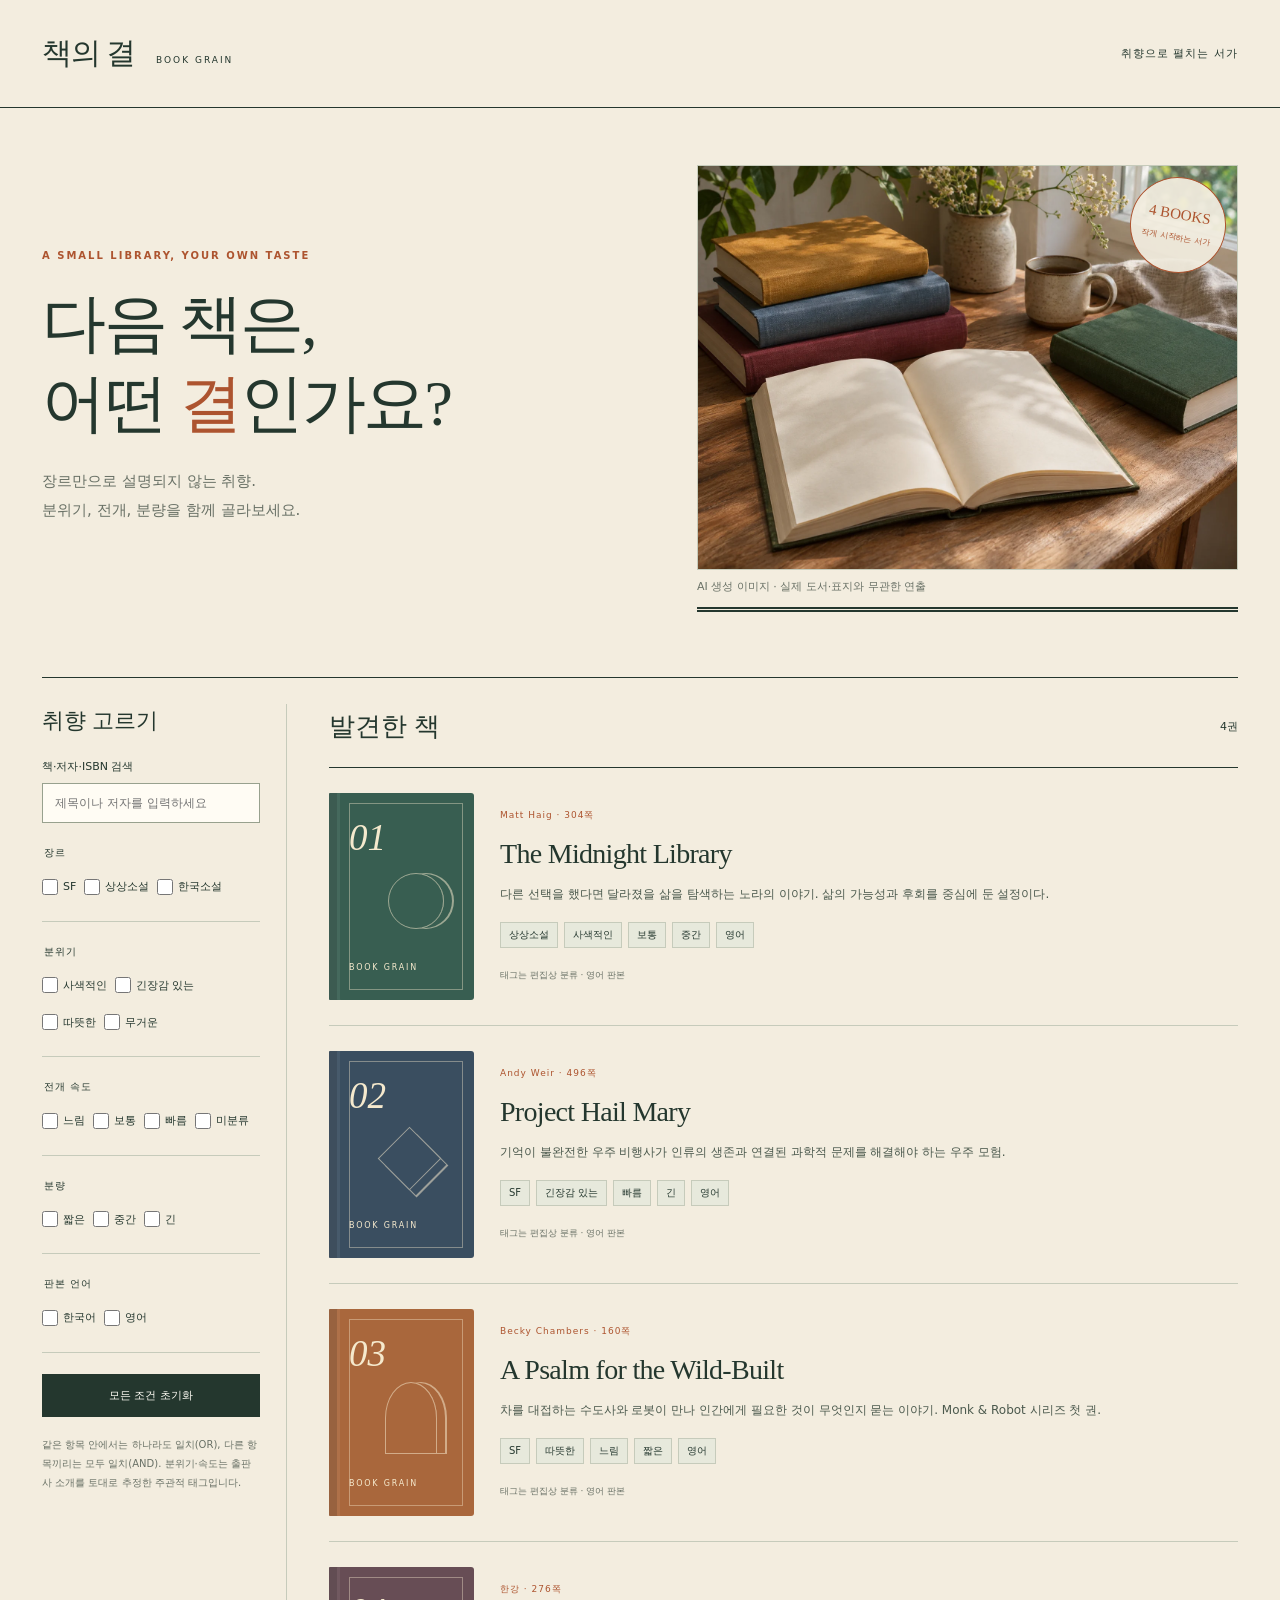
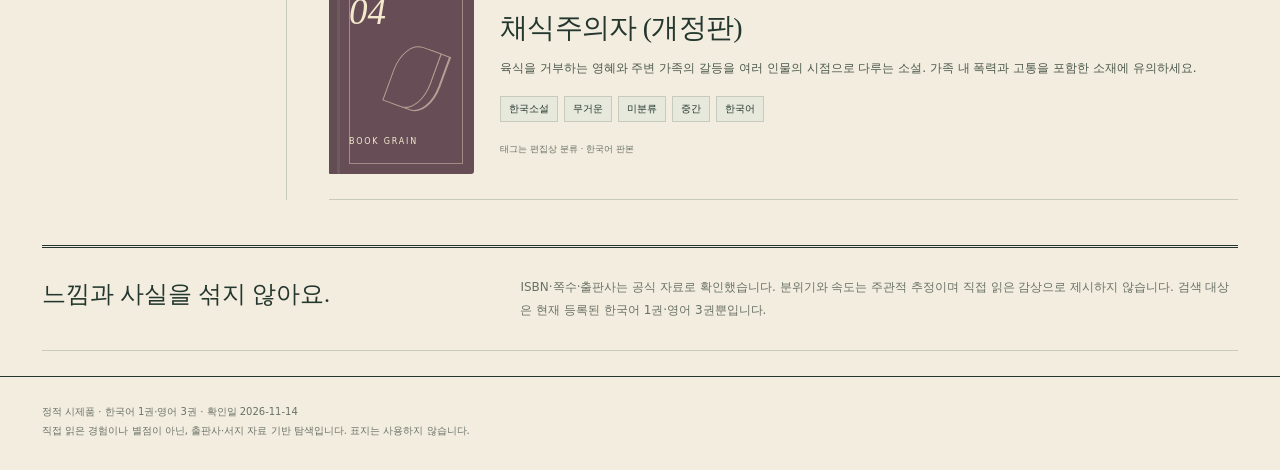
<file: index.html>
<!doctype html><html lang="ko"><head><meta charset="utf-8"><meta name="robots" content="noindex,nofollow"><meta name="viewport" content="width=device-width, initial-scale=1"><meta name="description" content="장르와 분위기를 함께 골라 찾는 작은 책 탐색 도서관. 공식 서지정보와 주관적 태그를 구분합니다."><title>취향으로 찾는 책 · 책의 결</title><link rel="stylesheet" href="./theme-v3.css"><link rel="stylesheet" href="./assets/hero-photo-v1.css"></head><body><a class="skip" href="#main">본문으로</a><header><a class="brand" href="./index.html">책의 결 <small>BOOK GRAIN</small></a><span>취향으로 펼치는 서가</span></header><main id="main"><section class="hero"><div class="hero-copy"><p class="eyebrow">A SMALL LIBRARY, YOUR OWN TASTE</p><h1>다음 책은,<br>어떤 <em>결</em>인가요?</h1><p class="lead">장르만으로 설명되지 않는 취향.<br>분위기, 전개, 분량을 함께 골라보세요.</p></div><div class="shelf-art"><figure class="ai-hero-photo"><img src="./assets/images/reading-desk-ai-v1.webp" alt="AI로 생성한, 글자 없는 천 표지 책과 빈 종이의 책이 놓인 독서 책상" width="1448" height="1086" decoding="async" fetchpriority="high"><figcaption>AI 생성 이미지 · 실제 도서·표지와 무관한 연출</figcaption></figure><svg class="theme-art" viewBox="0 0 420 260" aria-hidden="true" xmlns="http://www.w3.org/2000/svg"><g stroke="#f3eddf" stroke-width="1"><path d="M12 39h63v213H12z" fill="#385e51"/><path d="M21 51h44v187H21z" fill="none"/><path d="M81 77h49v175H81z" fill="#ad6e45"/><path d="M89 89h33v151H89z" fill="none"/><path d="M136 20h72v232h-72z" fill="#435b6b"/><path d="M146 33h52v205h-52z" fill="none"/><path d="m216 60 51-9 34 193-51 9z" fill="#72525c"/><path d="m225 72 34-6 29 168-34 6z" fill="none"/><path d="M306 108h47v144h-47z" fill="#808a67"/><path d="M315 119h29v121h-29z" fill="none"/></g><g fill="#f3eddf" font-family="Georgia,serif" font-size="19"><text x="30" y="93">01</text><text x="93" y="132">02</text><text x="159" y="74">03</text><text x="233" y="112" transform="rotate(-10 233 112)">04</text></g><g fill="none" stroke="#f3eddf" stroke-width="1"><circle cx="43" cy="155" r="14"/><path d="m105 169 10 13-10 13-10-13zM158 141h28v33h-28zM246 161l13-12 13 12-13 12zM329 168v35m-9-18h18"/></g><path d="M0 253h420" stroke="#24372e"/></svg><div class="seal">4 BOOKS<br><small>작게 시작하는 서가</small></div></div></section><section class="workspace"><aside><h2>취향 고르기</h2><label class="searchlabel" for="q">책·저자·ISBN 검색</label><input id="q" type="search" placeholder="제목이나 저자를 입력하세요"><fieldset><legend>장르</legend><label><input type="checkbox" value="SF" name="genre"><span>SF</span></label><label><input type="checkbox" value="상상소설" name="genre"><span>상상소설</span></label><label><input type="checkbox" value="한국소설" name="genre"><span>한국소설</span></label></fieldset><fieldset><legend>분위기</legend><label><input type="checkbox" value="사색적인" name="mood"><span>사색적인</span></label><label><input type="checkbox" value="긴장감 있는" name="mood"><span>긴장감 있는</span></label><label><input type="checkbox" value="따뜻한" name="mood"><span>따뜻한</span></label><label><input type="checkbox" value="무거운" name="mood"><span>무거운</span></label></fieldset><fieldset><legend>전개 속도</legend><label><input type="checkbox" value="느림" name="pace"><span>느림</span></label><label><input type="checkbox" value="보통" name="pace"><span>보통</span></label><label><input type="checkbox" value="빠름" name="pace"><span>빠름</span></label><label><input type="checkbox" value="미분류" name="pace"><span>미분류</span></label></fieldset><fieldset><legend>분량</legend><label><input type="checkbox" value="짧은" name="length"><span>짧은</span></label><label><input type="checkbox" value="중간" name="length"><span>중간</span></label><label><input type="checkbox" value="긴" name="length"><span>긴</span></label></fieldset><fieldset><legend>판본 언어</legend><label><input type="checkbox" value="한국어" name="language"><span>한국어</span></label><label><input type="checkbox" value="영어" name="language"><span>영어</span></label></fieldset><button id="reset" type="button">모든 조건 초기화</button><p class="hint">같은 항목 안에서는 하나라도 일치(OR), 다른 항목끼리는 모두 일치(AND). 분위기·속도는 출판사 소개를 토대로 추정한 주관적 태그입니다.</p></aside><section class="results" aria-label="도서 목록"><div class="resulthead"><h2>발견한 책</h2><p id="count" role="status" aria-live="polite">4권</p></div><div id="empty" hidden>조건에 맞는 책이 없습니다. 태그를 줄이거나 초기화해 보세요.</div><div class="grid"><article class="card" data-search="The Midnight Library Matt Haig 9780525559498 상상소설 사색적인 보통 중간 영어" data-tags="상상소설|사색적인|보통|중간|영어"><div class="art art0" aria-hidden="true"><span>01</span><i>BOOK GRAIN</i></div><div class="cardbody"><p class="eyebrow">Matt Haig · 304쪽</p><h2><a href="books/midnight/index.html">The Midnight Library</a></h2><p>다른 선택을 했다면 달라졌을 삶을 탐색하는 노라의 이야기. 삶의 가능성과 후회를 중심에 둔 설정이다.</p><div class="tags"><span>상상소설</span><span>사색적인</span><span>보통</span><span>중간</span><span>영어</span></div><small>태그는 편집상 분류 · 영어 판본</small></div></article><article class="card" data-search="Project Hail Mary Andy Weir 9781529157468 SF 긴장감 있는 빠름 긴 영어" data-tags="SF|긴장감 있는|빠름|긴|영어"><div class="art art1" aria-hidden="true"><span>02</span><i>BOOK GRAIN</i></div><div class="cardbody"><p class="eyebrow">Andy Weir · 496쪽</p><h2><a href="books/hail-mary/index.html">Project Hail Mary</a></h2><p>기억이 불완전한 우주 비행사가 인류의 생존과 연결된 과학적 문제를 해결해야 하는 우주 모험.</p><div class="tags"><span>SF</span><span>긴장감 있는</span><span>빠름</span><span>긴</span><span>영어</span></div><small>태그는 편집상 분류 · 영어 판본</small></div></article><article class="card" data-search="A Psalm for the Wild-Built Becky Chambers 9781250236210 SF 따뜻한 느림 짧은 영어" data-tags="SF|따뜻한|느림|짧은|영어"><div class="art art2" aria-hidden="true"><span>03</span><i>BOOK GRAIN</i></div><div class="cardbody"><p class="eyebrow">Becky Chambers · 160쪽</p><h2><a href="books/psalm/index.html">A Psalm for the Wild-Built</a></h2><p>차를 대접하는 수도사와 로봇이 만나 인간에게 필요한 것이 무엇인지 묻는 이야기. Monk & Robot 시리즈 첫 권.</p><div class="tags"><span>SF</span><span>따뜻한</span><span>느림</span><span>짧은</span><span>영어</span></div><small>태그는 편집상 분류 · 영어 판본</small></div></article><article class="card" data-search="채식주의자 (개정판) 한강 9788936434595 한국소설 무거운 미분류 중간 한국어" data-tags="한국소설|무거운|미분류|중간|한국어"><div class="art art3" aria-hidden="true"><span>04</span><i>BOOK GRAIN</i></div><div class="cardbody"><p class="eyebrow">한강 · 276쪽</p><h2><a href="books/vegetarian/index.html">채식주의자 (개정판)</a></h2><p>육식을 거부하는 영혜와 주변 가족의 갈등을 여러 인물의 시점으로 다루는 소설. 가족 내 폭력과 고통을 포함한 소재에 유의하세요.</p><div class="tags"><span>한국소설</span><span>무거운</span><span>미분류</span><span>중간</span><span>한국어</span></div><small>태그는 편집상 분류 · 한국어 판본</small></div></article></div></section></section><section class="note"><h2>느낌과 사실을 섞지 않아요.</h2><p>ISBN·쪽수·출판사는 공식 자료로 확인했습니다. 분위기와 속도는 주관적 추정이며 직접 읽은 감상으로 제시하지 않습니다. 검색 대상은 현재 등록된 한국어 1권·영어 3권뿐입니다.</p></section><noscript><p>자바스크립트가 꺼져 있어 필터는 작동하지 않습니다. 모든 책의 상세 링크는 이용할 수 있습니다.</p></noscript></main><footer>정적 시제품 · 한국어 1권·영어 3권 · 확인일 2026-11-14<br>직접 읽은 경험이나 별점이 아닌, 출판사·서지 자료 기반 탐색입니다. 표지는 사용하지 않습니다.</footer><script src="./app-v2.js" defer></script></body></html>
</file>
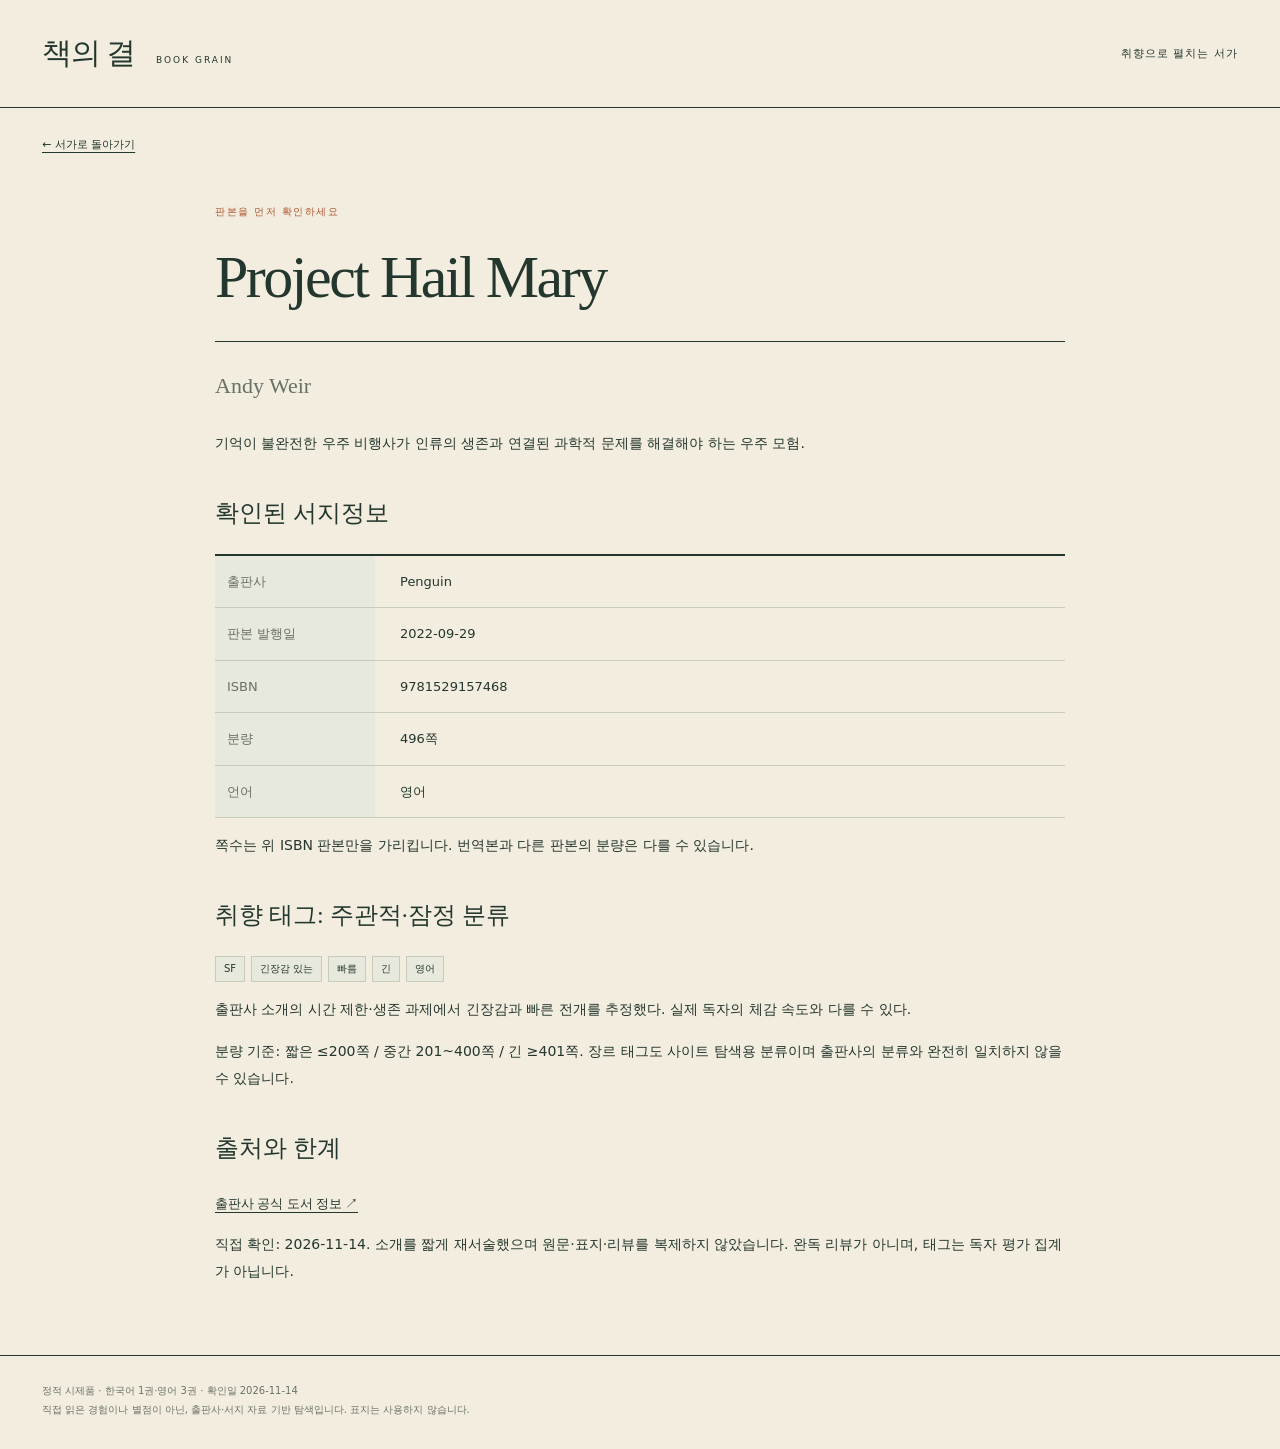
<file: books/hail-mary/index.html>
<!doctype html><html lang="ko"><head><meta charset="utf-8"><meta name="robots" content="noindex,nofollow"><meta name="viewport" content="width=device-width, initial-scale=1"><meta name="description" content="장르와 분위기를 함께 골라 찾는 작은 책 탐색 도서관. 공식 서지정보와 주관적 태그를 구분합니다."><title>Project Hail Mary · 책의 결</title><link rel="stylesheet" href="../../theme-v3.css"></head><body><a class="skip" href="#main">본문으로</a><header><a class="brand" href="../../index.html">책의 결 <small>BOOK GRAIN</small></a><span>취향으로 펼치는 서가</span></header><main id="main"><a href="../../index.html">← 서가로 돌아가기</a><section class="detail"><p class="eyebrow">판본을 먼저 확인하세요</p><h1>Project Hail Mary</h1><p class="lead">Andy Weir</p><p>기억이 불완전한 우주 비행사가 인류의 생존과 연결된 과학적 문제를 해결해야 하는 우주 모험.</p><h2>확인된 서지정보</h2><dl><dt>출판사</dt><dd>Penguin</dd><dt>판본 발행일</dt><dd>2022-09-29</dd><dt>ISBN</dt><dd>9781529157468</dd><dt>분량</dt><dd>496쪽</dd><dt>언어</dt><dd>영어</dd></dl><p>쪽수는 위 ISBN 판본만을 가리킵니다. 번역본과 다른 판본의 분량은 다를 수 있습니다.</p><h2>취향 태그: 주관적·잠정 분류</h2><div class="tags"><span>SF</span><span>긴장감 있는</span><span>빠름</span><span>긴</span><span>영어</span></div><p>출판사 소개의 시간 제한·생존 과제에서 긴장감과 빠른 전개를 추정했다. 실제 독자의 체감 속도와 다를 수 있다.</p><p>분량 기준: 짧은 ≤200쪽 / 중간 201~400쪽 / 긴 ≥401쪽. 장르 태그도 사이트 탐색용 분류이며 출판사의 분류와 완전히 일치하지 않을 수 있습니다.</p><h2>출처와 한계</h2><a href="https://www.penguin.co.uk/books/440237/project-hail-mary-by-weir-andy/9781529157468" rel="noreferrer">출판사 공식 도서 정보 ↗</a><p>직접 확인: 2026-11-14. 소개를 짧게 재서술했으며 원문·표지·리뷰를 복제하지 않았습니다. 완독 리뷰가 아니며, 태그는 독자 평가 집계가 아닙니다.</p></section></main><footer>정적 시제품 · 한국어 1권·영어 3권 · 확인일 2026-11-14<br>직접 읽은 경험이나 별점이 아닌, 출판사·서지 자료 기반 탐색입니다. 표지는 사용하지 않습니다.</footer></body></html>
</file>
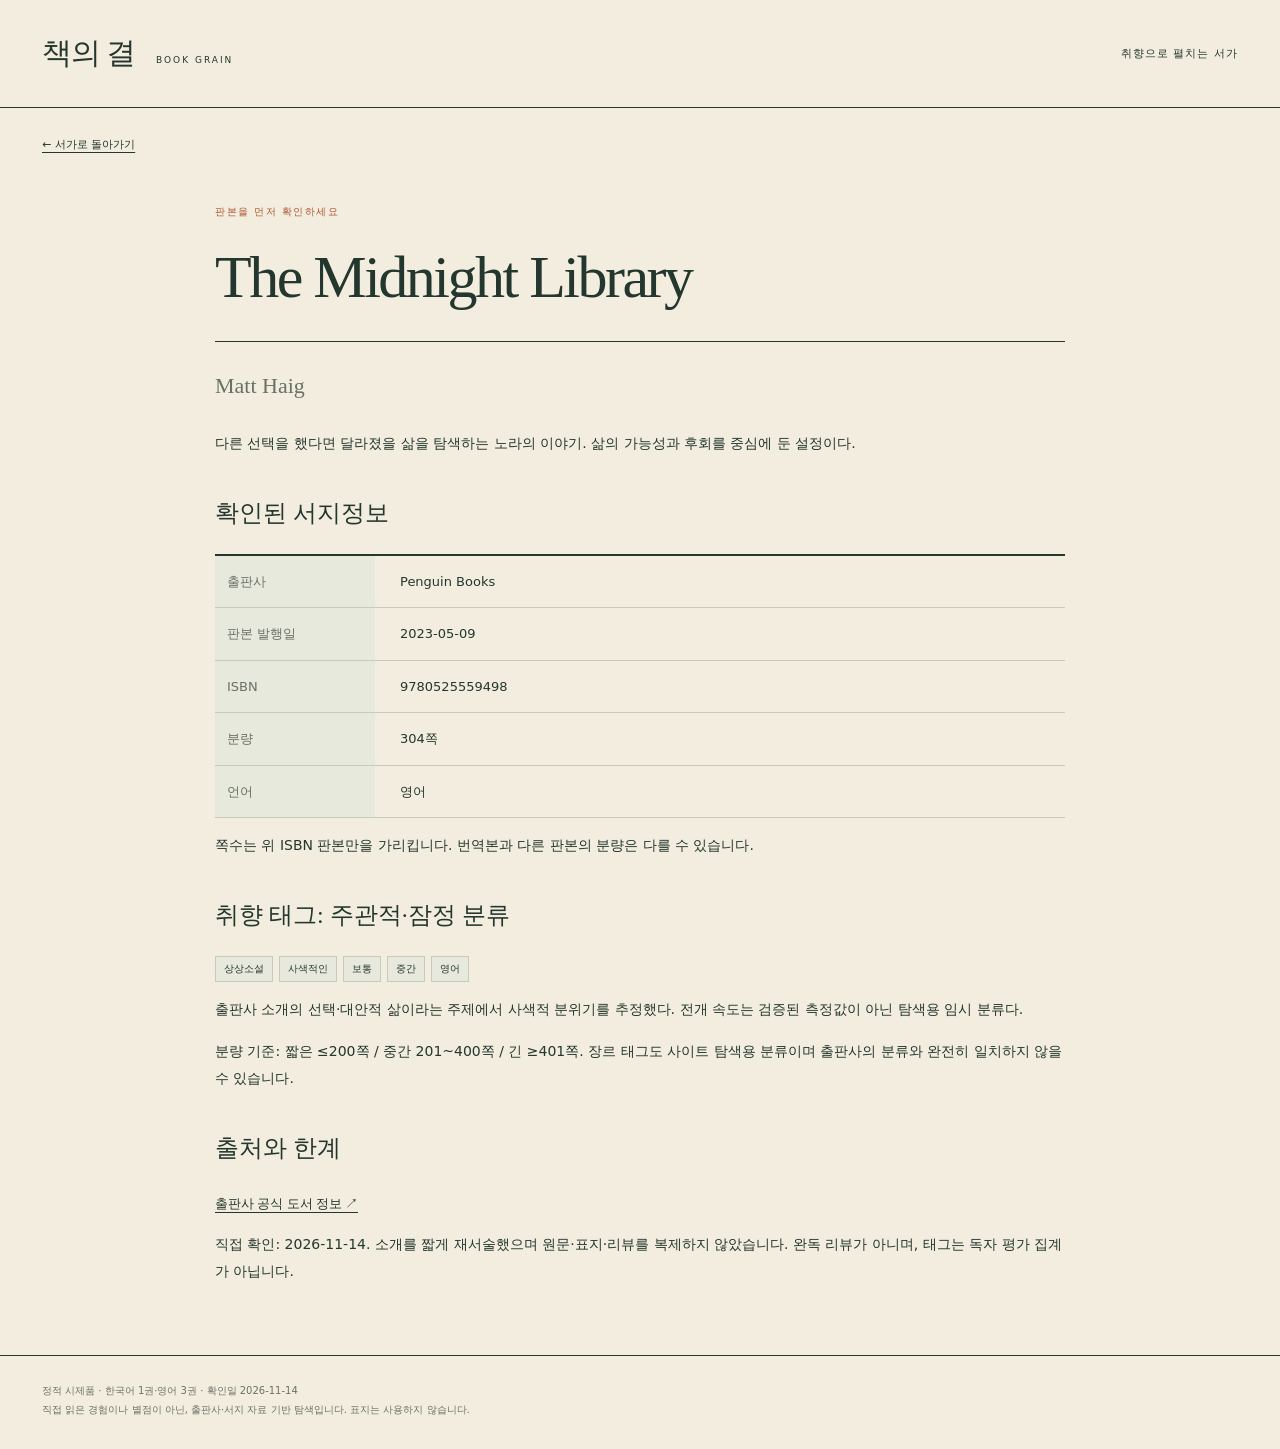
<file: books/midnight/index.html>
<!doctype html><html lang="ko"><head><meta charset="utf-8"><meta name="robots" content="noindex,nofollow"><meta name="viewport" content="width=device-width, initial-scale=1"><meta name="description" content="장르와 분위기를 함께 골라 찾는 작은 책 탐색 도서관. 공식 서지정보와 주관적 태그를 구분합니다."><title>The Midnight Library · 책의 결</title><link rel="stylesheet" href="../../theme-v3.css"></head><body><a class="skip" href="#main">본문으로</a><header><a class="brand" href="../../index.html">책의 결 <small>BOOK GRAIN</small></a><span>취향으로 펼치는 서가</span></header><main id="main"><a href="../../index.html">← 서가로 돌아가기</a><section class="detail"><p class="eyebrow">판본을 먼저 확인하세요</p><h1>The Midnight Library</h1><p class="lead">Matt Haig</p><p>다른 선택을 했다면 달라졌을 삶을 탐색하는 노라의 이야기. 삶의 가능성과 후회를 중심에 둔 설정이다.</p><h2>확인된 서지정보</h2><dl><dt>출판사</dt><dd>Penguin Books</dd><dt>판본 발행일</dt><dd>2023-05-09</dd><dt>ISBN</dt><dd>9780525559498</dd><dt>분량</dt><dd>304쪽</dd><dt>언어</dt><dd>영어</dd></dl><p>쪽수는 위 ISBN 판본만을 가리킵니다. 번역본과 다른 판본의 분량은 다를 수 있습니다.</p><h2>취향 태그: 주관적·잠정 분류</h2><div class="tags"><span>상상소설</span><span>사색적인</span><span>보통</span><span>중간</span><span>영어</span></div><p>출판사 소개의 선택·대안적 삶이라는 주제에서 사색적 분위기를 추정했다. 전개 속도는 검증된 측정값이 아닌 탐색용 임시 분류다.</p><p>분량 기준: 짧은 ≤200쪽 / 중간 201~400쪽 / 긴 ≥401쪽. 장르 태그도 사이트 탐색용 분류이며 출판사의 분류와 완전히 일치하지 않을 수 있습니다.</p><h2>출처와 한계</h2><a href="https://www.penguinrandomhouse.com/books/575653/the-midnight-library-a-gma-book-club-pick-by-matt-haig/9780525559498/" rel="noreferrer">출판사 공식 도서 정보 ↗</a><p>직접 확인: 2026-11-14. 소개를 짧게 재서술했으며 원문·표지·리뷰를 복제하지 않았습니다. 완독 리뷰가 아니며, 태그는 독자 평가 집계가 아닙니다.</p></section></main><footer>정적 시제품 · 한국어 1권·영어 3권 · 확인일 2026-11-14<br>직접 읽은 경험이나 별점이 아닌, 출판사·서지 자료 기반 탐색입니다. 표지는 사용하지 않습니다.</footer></body></html>
</file>
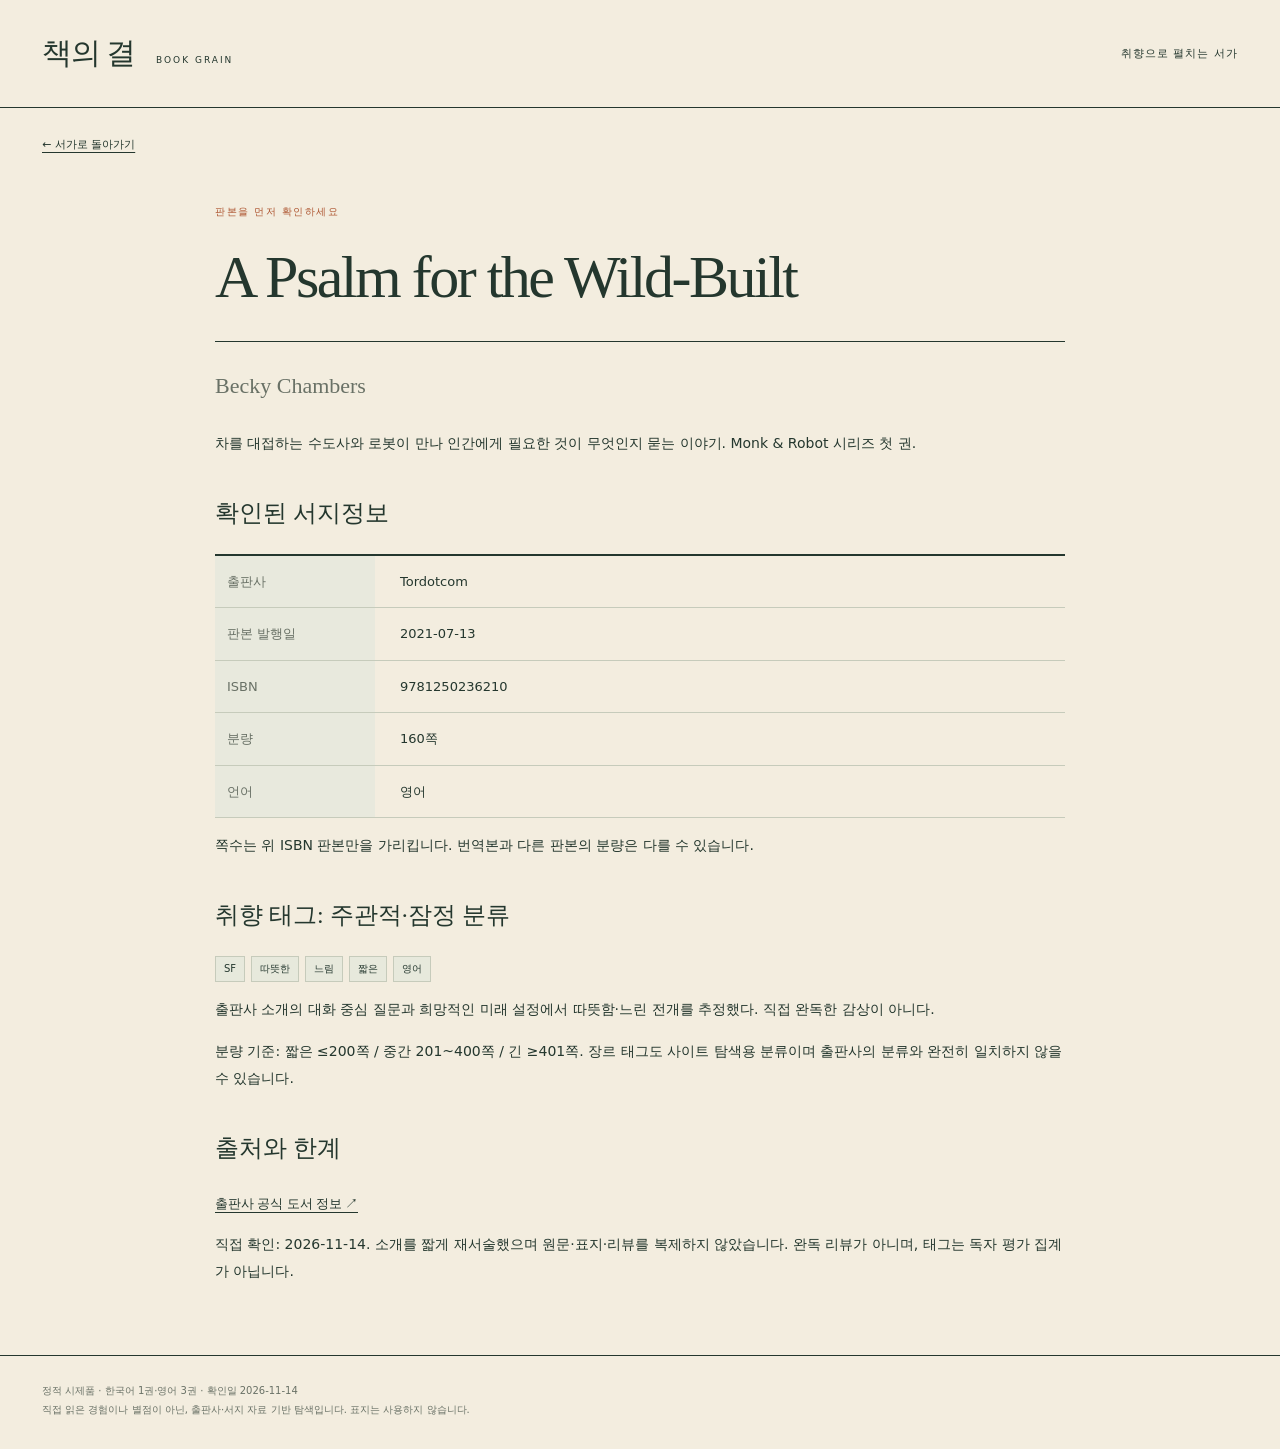
<file: books/psalm/index.html>
<!doctype html><html lang="ko"><head><meta charset="utf-8"><meta name="robots" content="noindex,nofollow"><meta name="viewport" content="width=device-width, initial-scale=1"><meta name="description" content="장르와 분위기를 함께 골라 찾는 작은 책 탐색 도서관. 공식 서지정보와 주관적 태그를 구분합니다."><title>A Psalm for the Wild-Built · 책의 결</title><link rel="stylesheet" href="../../theme-v3.css"></head><body><a class="skip" href="#main">본문으로</a><header><a class="brand" href="../../index.html">책의 결 <small>BOOK GRAIN</small></a><span>취향으로 펼치는 서가</span></header><main id="main"><a href="../../index.html">← 서가로 돌아가기</a><section class="detail"><p class="eyebrow">판본을 먼저 확인하세요</p><h1>A Psalm for the Wild-Built</h1><p class="lead">Becky Chambers</p><p>차를 대접하는 수도사와 로봇이 만나 인간에게 필요한 것이 무엇인지 묻는 이야기. Monk & Robot 시리즈 첫 권.</p><h2>확인된 서지정보</h2><dl><dt>출판사</dt><dd>Tordotcom</dd><dt>판본 발행일</dt><dd>2021-07-13</dd><dt>ISBN</dt><dd>9781250236210</dd><dt>분량</dt><dd>160쪽</dd><dt>언어</dt><dd>영어</dd></dl><p>쪽수는 위 ISBN 판본만을 가리킵니다. 번역본과 다른 판본의 분량은 다를 수 있습니다.</p><h2>취향 태그: 주관적·잠정 분류</h2><div class="tags"><span>SF</span><span>따뜻한</span><span>느림</span><span>짧은</span><span>영어</span></div><p>출판사 소개의 대화 중심 질문과 희망적인 미래 설정에서 따뜻함·느린 전개를 추정했다. 직접 완독한 감상이 아니다.</p><p>분량 기준: 짧은 ≤200쪽 / 중간 201~400쪽 / 긴 ≥401쪽. 장르 태그도 사이트 탐색용 분류이며 출판사의 분류와 완전히 일치하지 않을 수 있습니다.</p><h2>출처와 한계</h2><a href="https://us.macmillan.com/books/9781250236210/apsalmforthewildbuilt/" rel="noreferrer">출판사 공식 도서 정보 ↗</a><p>직접 확인: 2026-11-14. 소개를 짧게 재서술했으며 원문·표지·리뷰를 복제하지 않았습니다. 완독 리뷰가 아니며, 태그는 독자 평가 집계가 아닙니다.</p></section></main><footer>정적 시제품 · 한국어 1권·영어 3권 · 확인일 2026-11-14<br>직접 읽은 경험이나 별점이 아닌, 출판사·서지 자료 기반 탐색입니다. 표지는 사용하지 않습니다.</footer></body></html>
</file>
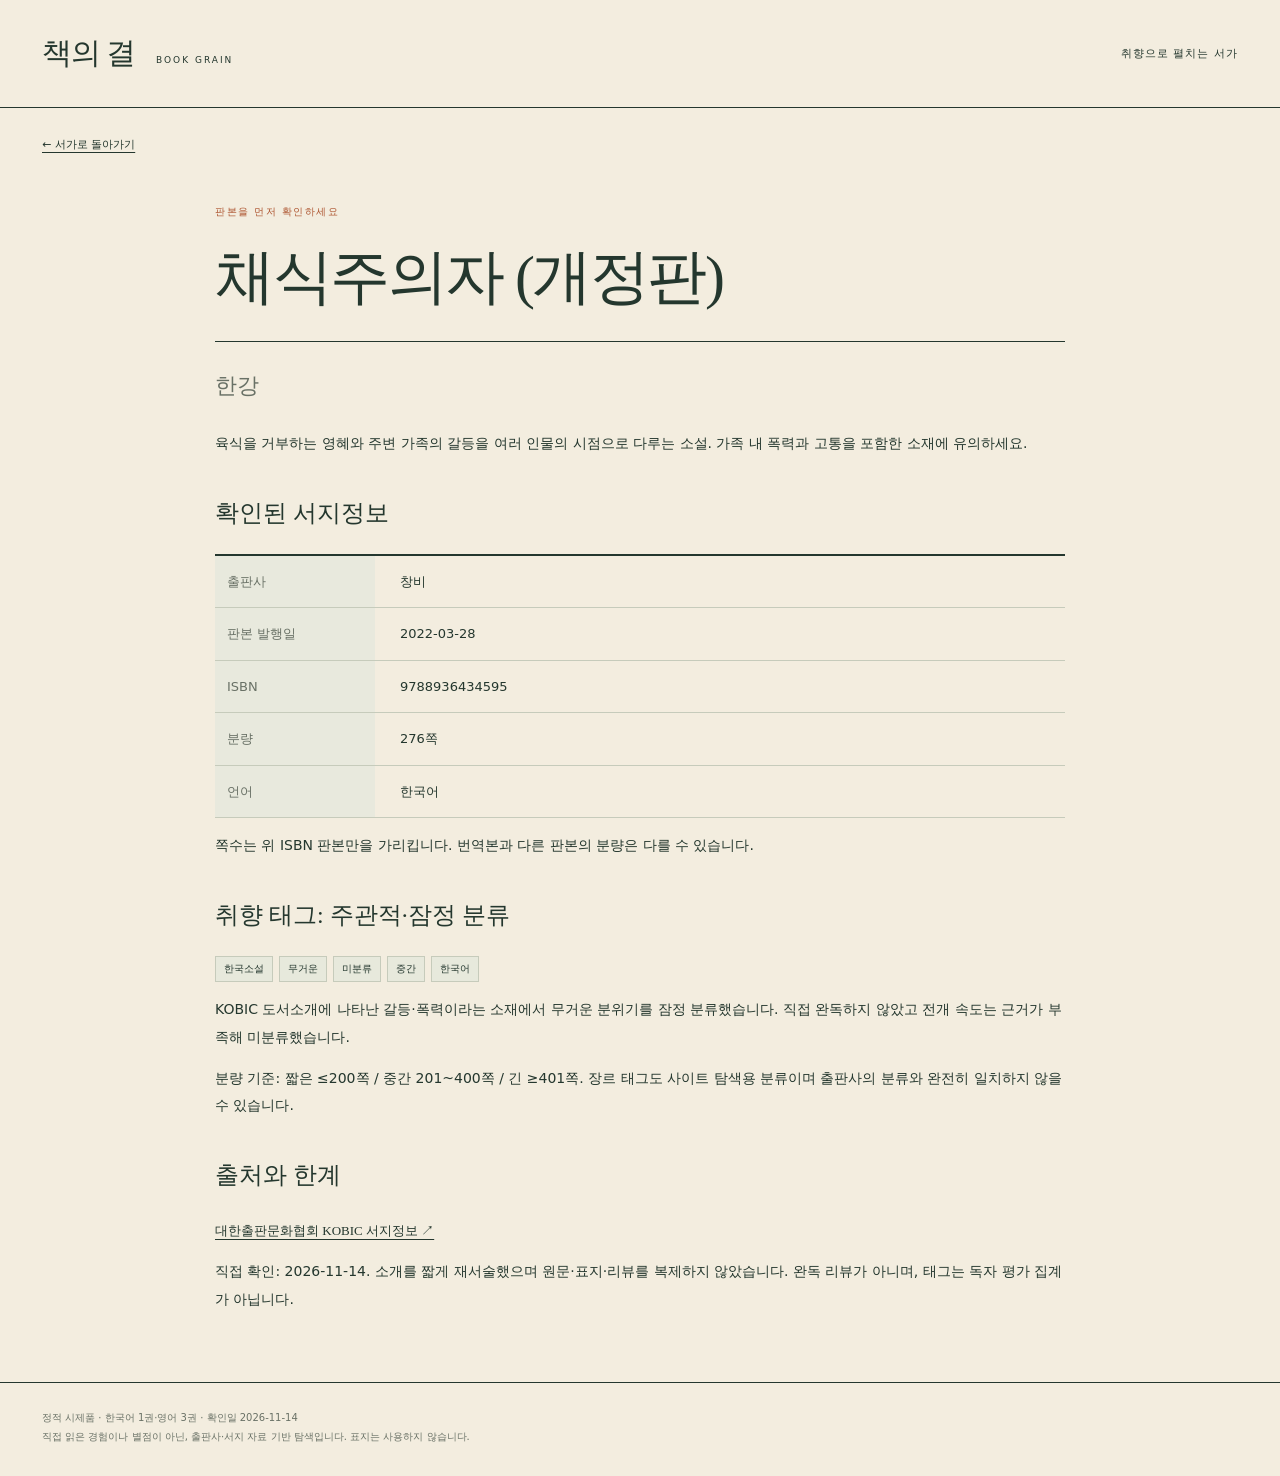
<file: books/vegetarian/index.html>
<!doctype html><html lang="ko"><head><meta charset="utf-8"><meta name="robots" content="noindex,nofollow"><meta name="viewport" content="width=device-width, initial-scale=1"><meta name="description" content="장르와 분위기를 함께 골라 찾는 작은 책 탐색 도서관. 공식 서지정보와 주관적 태그를 구분합니다."><title>채식주의자 (개정판) · 책의 결</title><link rel="stylesheet" href="../../theme-v3.css"></head><body><a class="skip" href="#main">본문으로</a><header><a class="brand" href="../../index.html">책의 결 <small>BOOK GRAIN</small></a><span>취향으로 펼치는 서가</span></header><main id="main"><a href="../../index.html">← 서가로 돌아가기</a><section class="detail"><p class="eyebrow">판본을 먼저 확인하세요</p><h1>채식주의자 (개정판)</h1><p class="lead">한강</p><p>육식을 거부하는 영혜와 주변 가족의 갈등을 여러 인물의 시점으로 다루는 소설. 가족 내 폭력과 고통을 포함한 소재에 유의하세요.</p><h2>확인된 서지정보</h2><dl><dt>출판사</dt><dd>창비</dd><dt>판본 발행일</dt><dd>2022-03-28</dd><dt>ISBN</dt><dd>9788936434595</dd><dt>분량</dt><dd>276쪽</dd><dt>언어</dt><dd>한국어</dd></dl><p>쪽수는 위 ISBN 판본만을 가리킵니다. 번역본과 다른 판본의 분량은 다를 수 있습니다.</p><h2>취향 태그: 주관적·잠정 분류</h2><div class="tags"><span>한국소설</span><span>무거운</span><span>미분류</span><span>중간</span><span>한국어</span></div><p>KOBIC 도서소개에 나타난 갈등·폭력이라는 소재에서 무거운 분위기를 잠정 분류했습니다. 직접 완독하지 않았고 전개 속도는 근거가 부족해 미분류했습니다.</p><p>분량 기준: 짧은 ≤200쪽 / 중간 201~400쪽 / 긴 ≥401쪽. 장르 태그도 사이트 탐색용 분류이며 출판사의 분류와 완전히 일치하지 않을 수 있습니다.</p><h2>출처와 한계</h2><a href="https://kobic.net/book/bookInfo/view.do?isbn=9788936434595" rel="noreferrer">대한출판문화협회 KOBIC 서지정보 ↗</a><p>직접 확인: 2026-11-14. 소개를 짧게 재서술했으며 원문·표지·리뷰를 복제하지 않았습니다. 완독 리뷰가 아니며, 태그는 독자 평가 집계가 아닙니다.</p></section></main><footer>정적 시제품 · 한국어 1권·영어 3권 · 확인일 2026-11-14<br>직접 읽은 경험이나 별점이 아닌, 출판사·서지 자료 기반 탐색입니다. 표지는 사용하지 않습니다.</footer></body></html>
</file>
<file: theme-v3.css>
:root{--paper:#f3eddf;--ink:#24372e;--muted:#697166;--line:#c6cbbb;--accent:#ad542f;font:16px/1.75 Georgia,'Batang','AppleMyungjo',serif;color:var(--ink);background:var(--paper);font-synthesis:none}*{box-sizing:border-box}body{margin:0}a{color:inherit;text-underline-offset:4px}a:hover{color:var(--accent)}header,main,footer{max-width:1290px;margin:auto;padding-left:42px;padding-right:42px}header{display:flex;justify-content:space-between;align-items:center;padding-top:27px;padding-bottom:27px;border-bottom:1px solid var(--ink);gap:20px}.brand{font-size:30px;font-weight:700;letter-spacing:-1.2px;text-decoration:none}.brand small{font:9px/1.5 system-ui,sans-serif;letter-spacing:2px;display:inline-block;margin-left:15px}header>span{font:11px system-ui,sans-serif;letter-spacing:1px}.hero{display:grid;grid-template-columns:1.1fr 1fr;gap:60px;align-items:center;padding:57px 0 65px}.eyebrow{font:10px/1.7 system-ui,sans-serif;letter-spacing:2px;color:var(--accent);font-weight:600}h1{font-size:clamp(40px,5vw,67px);line-height:1.25;letter-spacing:-2.5px;font-weight:400;margin:20px 0 23px}h1 em{font-weight:400;color:var(--accent)}.lead{font:15px/1.9 system-ui,sans-serif;color:var(--muted)}.shelf-art{position:relative;align-self:stretch;display:flex;flex-direction:column;justify-content:end;border-bottom:5px double var(--ink);padding:25px 0 0}.theme-art{width:100%;height:auto;max-height:250px;display:block}.seal{position:absolute;right:8px;top:0;border:1px solid var(--accent);color:var(--accent);border-radius:50%;width:96px;height:96px;display:flex;flex-direction:column;align-items:center;justify-content:center;font-size:15px;line-height:1.3;transform:rotate(10deg);background:var(--paper)}.seal small{font:8px/1.6 system-ui,sans-serif;margin-top:8px}.workspace{display:grid;grid-template-columns:245px minmax(0,1fr);gap:42px;border-top:1px solid var(--ink);padding-top:26px}.workspace>aside{font-family:system-ui,sans-serif;padding-right:26px;border-right:1px solid var(--line)}.workspace>aside h2{font:400 22px/1.5 'Batang','AppleMyungjo',Georgia,serif;margin:0 0 20px}.searchlabel{font-size:11px;display:block;margin-bottom:7px}input[type=search]{width:100%;min-width:0;background:#fffcf4;border:1px solid #98a18e;border-radius:0;padding:12px;font:12px system-ui,sans-serif;color:var(--ink)}fieldset{border:0;border-bottom:1px solid var(--line);margin:21px 0;padding:0 0 13px}legend{font-size:10px;font-weight:700;letter-spacing:.8px;margin-bottom:9px}fieldset label{display:inline-flex;align-items:center;gap:5px;font-size:11px;cursor:pointer;margin:0 8px 5px 0;min-height:32px}input[type=checkbox]{accent-color:var(--ink);width:16px;height:16px;margin:0;flex-shrink:0}button{font:11px system-ui,sans-serif;padding:13px 16px;background:var(--ink);border:1px solid var(--ink);color:#fffdf5;border-radius:0;cursor:pointer;width:100%;min-height:42px}.hint{font:10px/1.9 system-ui,sans-serif;color:var(--muted);margin-top:18px}.resulthead{display:flex;justify-content:space-between;align-items:center;gap:16px;padding:0 0 18px;border-bottom:1px solid var(--ink)}.resulthead h2{font-weight:400;font-size:26px;margin:0}.resulthead p{font:11px system-ui,sans-serif;margin:0}.grid{display:grid;grid-template-columns:1fr;gap:0}.card{display:grid;grid-template-columns:145px minmax(0,1fr);border-bottom:1px solid var(--line);padding:25px 0;gap:26px;overflow:hidden;align-items:stretch}.art{--spine:#385e51;position:relative;min-height:207px;background:var(--spine);color:#f5e9cd;box-shadow:inset 8px 0 #0002,inset 11px 0 #fff1;padding:26px 20px;display:flex;flex-direction:column;justify-content:space-between;border-radius:1px 3px 3px 1px;isolation:isolate}.art:before{content:'';position:absolute;inset:10px 11px 10px 20px;border:1px solid #f5e9cd66;z-index:-1}.art:after{content:'';position:absolute;width:54px;height:54px;right:30px;top:80px;border:1px solid #f5e9cd88;border-radius:50%;box-shadow:9px 0 0 -1px var(--spine),10px 0 #f5e9cd88}.art1{--spine:#3a4e60}.art1:after{border-radius:0;transform:rotate(45deg);width:43px;height:43px;top:85px;right:42px}.art2{--spine:#a9673c}.art2:after{border-radius:50% 50% 0 0;width:50px;height:70px;top:73px;right:37px}.art3{--spine:#674d55}.art3:after{border-radius:50% 0;width:38px;height:62px;top:78px;right:42px;transform:rotate(20deg)}.art span{font:italic 37px/1 Georgia,serif}.art i{font:8px/1.5 system-ui,sans-serif;letter-spacing:1.8px}.cardbody{min-width:0;align-self:center}.card h2{font-size:28px;font-weight:400;line-height:1.25;letter-spacing:-.7px;margin:11px 0 12px;overflow-wrap:anywhere}.card h2 a{text-decoration:none}.card h2 a:hover{text-decoration:underline}.card p{font:12px/1.9 system-ui,sans-serif;color:#4b594d;margin:0 0 12px}.card p.eyebrow{font-size:9px;letter-spacing:1px;color:var(--accent)}.tags{display:flex;flex-wrap:wrap;gap:6px;margin:16px 0 11px}.tags span{font:10px/1.4 system-ui,sans-serif;padding:5px 8px;border:1px solid var(--line);background:#e7e9dc}.card small{font:9px/1.6 system-ui,sans-serif;color:var(--muted)}.note{display:grid;grid-template-columns:1fr 1.6fr;gap:30px;padding:28px 0;margin:45px 0 25px;border-top:3px double var(--ink);border-bottom:1px solid var(--line)}.note h2{font-weight:400;font-size:24px;line-height:1.5;margin:0}.note p{font:12px/1.9 system-ui,sans-serif;color:var(--muted);margin:0}.detail{max-width:850px;margin:0 auto;padding:35px 0 55px}.detail h1{font-size:clamp(36px,5vw,60px);overflow-wrap:anywhere;line-height:1.2;border-bottom:1px solid var(--ink);padding-bottom:28px}.detail p{font:14px/1.95 system-ui,sans-serif;overflow-wrap:anywhere}.detail .eyebrow{font-size:10px;letter-spacing:1.5px}.detail .lead{font-family:Georgia,serif;font-size:22px}.detail h2{font-size:24px;font-weight:400;margin-top:35px}.detail a{font-size:13px;overflow-wrap:anywhere}main>a{display:inline-block;font:11px/1.6 system-ui,sans-serif;margin-top:28px}dl{display:grid;grid-template-columns:160px 1fr;border-top:2px solid var(--ink);font:13px/1.8 system-ui,sans-serif}dt,dd{padding:14px 12px;margin:0;border-bottom:1px solid var(--line)}dt{color:var(--muted);background:#e8e9dd}dd{padding-left:25px;overflow-wrap:anywhere}footer{font:10px/1.9 system-ui,sans-serif;color:var(--muted);border-top:1px solid var(--ink);padding-top:25px;padding-bottom:30px}[hidden]{display:none!important}#empty{font:13px/1.8 system-ui,sans-serif;padding:30px 20px;border:1px dashed #8d9a82;margin-top:20px}.skip{position:absolute;top:-100px;left:12px;background:#fff;padding:12px;z-index:5}.skip:focus{top:12px}:focus-visible{outline:3px solid var(--accent);outline-offset:4px}@media(max-width:900px){header,main,footer{padding-left:26px;padding-right:26px}.hero{gap:30px}.workspace{grid-template-columns:210px minmax(0,1fr);gap:25px}.workspace>aside{padding-right:20px}.card{grid-template-columns:110px minmax(0,1fr);gap:20px}.art{padding:23px 16px;min-height:207px}.art:before{inset:9px 9px 9px 16px}.art:after{right:22px;width:43px}.art1:after,.art2:after,.art3:after{right:25px}.card h2{font-size:25px}.seal{width:80px;height:80px;font-size:12px}.seal small{font-size:7px}}@media(max-width:650px){header,main,footer{padding-left:20px;padding-right:20px}header{padding-top:20px;padding-bottom:20px}.brand{font-size:27px}.brand small{font-size:8px;margin-left:8px}header>span{display:none}.hero{grid-template-columns:1fr;gap:20px;padding:34px 0 38px}h1{font-size:45px;margin:17px 0}.lead{font-size:14px}.shelf-art{height:150px;padding:0 60px 0 0}.theme-art{height:145px;width:100%}.seal{top:8px;right:0;transform:rotate(8deg)}.workspace{grid-template-columns:1fr;padding-top:22px;gap:22px}.workspace>aside{border:1px solid var(--line);padding:20px;background:#e9eadf;display:grid;grid-template-columns:1fr 1fr;gap:10px 20px}.workspace>aside h2,.searchlabel,#q,.hint,#reset{grid-column:1/-1}.workspace>aside h2{font-size:22px;margin:0}.searchlabel{margin:0}fieldset{margin:5px 0 0;padding-bottom:7px}legend{font-size:10px}fieldset label{font-size:10px;gap:4px;margin-right:5px}.hint{font-size:9px;margin:0}.resulthead h2{font-size:24px}.card{grid-template-columns:95px minmax(0,1fr);gap:17px;padding:22px 0}.art{min-height:225px;padding:20px 12px}.art:before{inset:8px 7px 8px 14px}.art span{font-size:30px}.art i{font-size:6px;letter-spacing:1px}.art:after{width:37px;height:50px;right:22px;top:88px}.art1:after{width:32px;height:32px;right:26px;top:100px}.art2:after{width:36px;right:22px}.art3:after{width:30px;right:27px}.card h2{font-size:23px}.card p{font-size:11px;line-height:1.9}.tags{gap:4px;margin:12px 0 8px}.tags span{font-size:9px;padding:4px 6px}.card small{font-size:8px}.note{grid-template-columns:1fr;gap:12px;margin-top:30px}.note h2{font-size:22px}.note p{font-size:11px}.detail{padding-top:25px}.detail h1{font-size:37px}.detail p{font-size:13px}.detail h2{font-size:23px}dl{grid-template-columns:100px minmax(0,1fr);font-size:12px}dt,dd{padding:12px 10px}dd{padding-left:16px}}@media(max-width:360px){.card{grid-template-columns:75px minmax(0,1fr);gap:12px}.art:after{right:15px;width:30px}.art i{font-size:5px}.card h2{font-size:21px}.workspace>aside{column-gap:12px}}
</file>
<file: assets/hero-photo-v1.css>
/* AI-generated conceptual hero photograph; existing theme remains unchanged. */
.shelf-art>.theme-art{display:none}.shelf-art{padding-top:0}.ai-hero-photo{margin:0;width:100%}.ai-hero-photo img{display:block;width:100%;height:auto;aspect-ratio:4/3;border:1px solid #c6cbbb}.ai-hero-photo figcaption{font:11px/1.7 system-ui,sans-serif;color:#697166;padding:8px 0 10px}.shelf-art .seal{top:12px;right:12px;background:#f3eddfed}@media(max-width:650px){.shelf-art{height:auto;padding:0}.ai-hero-photo img{max-height:none}.shelf-art .seal{top:10px;right:10px}.ai-hero-photo figcaption{font-size:11px}}
</file>
